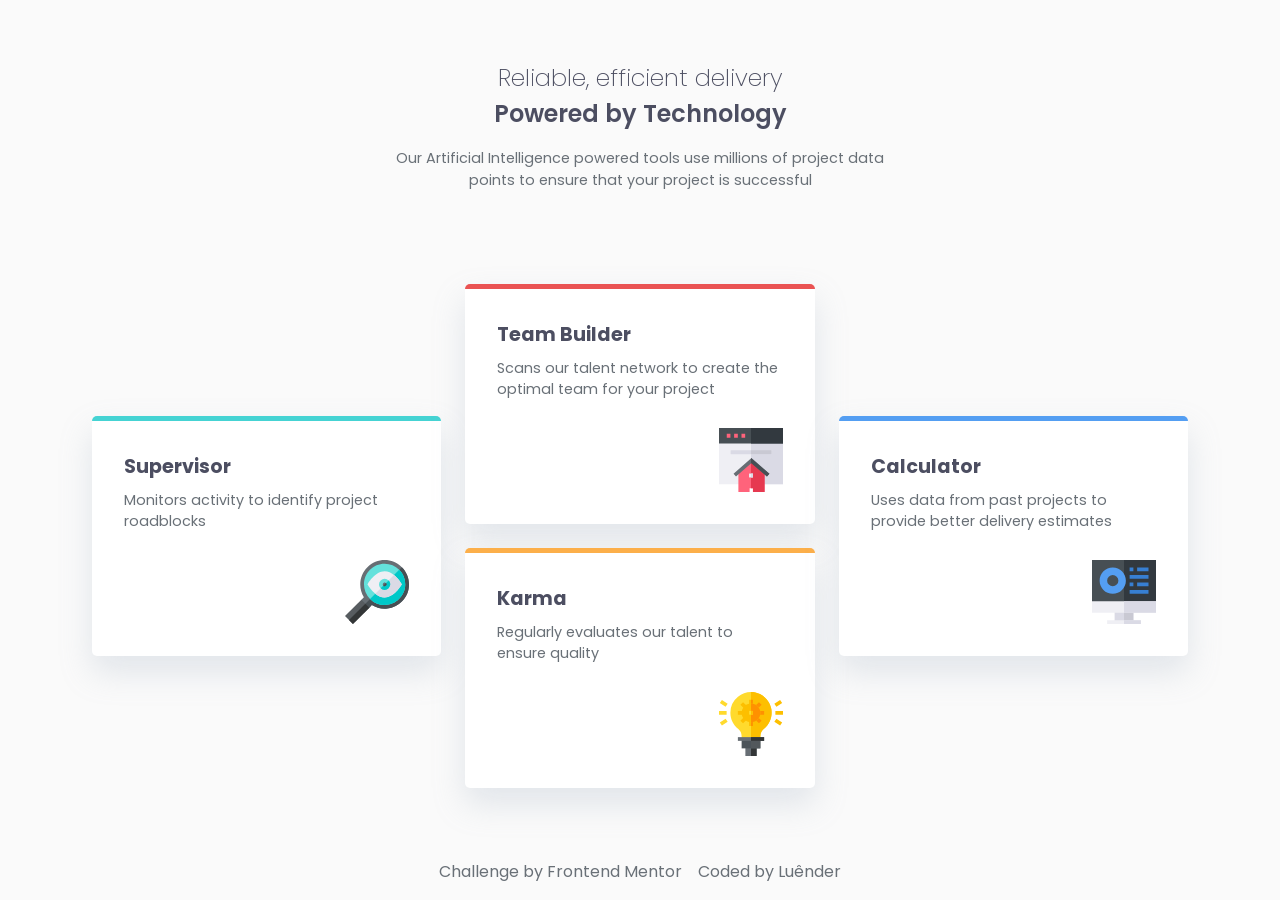
<file: Solutions/four-card-feature-section-master/index.html>
<!doctype html>
<html lang="pt-BR">
  <head>
    <meta charset="UTF-8" />
    <meta name="viewport" content="width=device-width, initial-scale=1.0" />
    <meta
      name="description"
      content="Descrição curta do projeto ou da página."
    />
    <link
      rel="shortcut icon"
      href="./images/favicon-32x32.png"
      type="image/png"
    />
    <link rel="stylesheet" href="style.css" />

    <title>Frontend Mentor | Four card feature section</title>
  </head>

  <body>
    <main class="page">
      <!-- header -->
      <section class="intro">
        <h1>
          Reliable, efficient delivery
          <span>Powered by Technology</span>
        </h1>
        <p>
          Our Artificial Intelligence powered tools use millions of project data
          points to ensure that your project is successful
        </p>
      </section>

      <!-- cards  -->
      <div class="cards-grid">
        <!--  card 1 - supervisor -->
        <article class="card card-spv">
          <h2>Supervisor</h2>
          <p>Monitors activity to identify project roadblocks</p>
          <img src="./images/icon-supervisor.svg" alt="" />
        </article>

        <!-- card 2 e 3 - team and karma  -->
        <div class="middle-column">
          <article class="card card-team">
            <h2>Team Builder</h2>
            <p>
              Scans our talent network to create the optimal team for your
              project
            </p>
            <img src="./images/icon-team-builder.svg" alt="" />
          </article>

          <article class="card card-karma">
            <h2>Karma</h2>
            <p>Regularly evaluates our talent to ensure quality</p>
            <img src="./images/icon-karma.svg" alt="" />
          </article>
        </div>

        <!-- card 4 - calculator  -->
        <article class="card card-calculator">
          <h2>Calculator</h2>
          <p>
            Uses data from past projects to provide better delivery estimates
          </p>
          <img src="./images/icon-calculator.svg" alt="" />
        </article>
      </div>
    </main>

    <!-- footer  -->
    <footer>
      <p>
        Challenge by
        <a href="https://www.frontendmentor.io/home">Frontend Mentor</a>
      </p>
      <p>Coded by <a href="https://github.com/ruannldr">Luênder</a></p>
    </footer>
  </body>
</html>
</file>
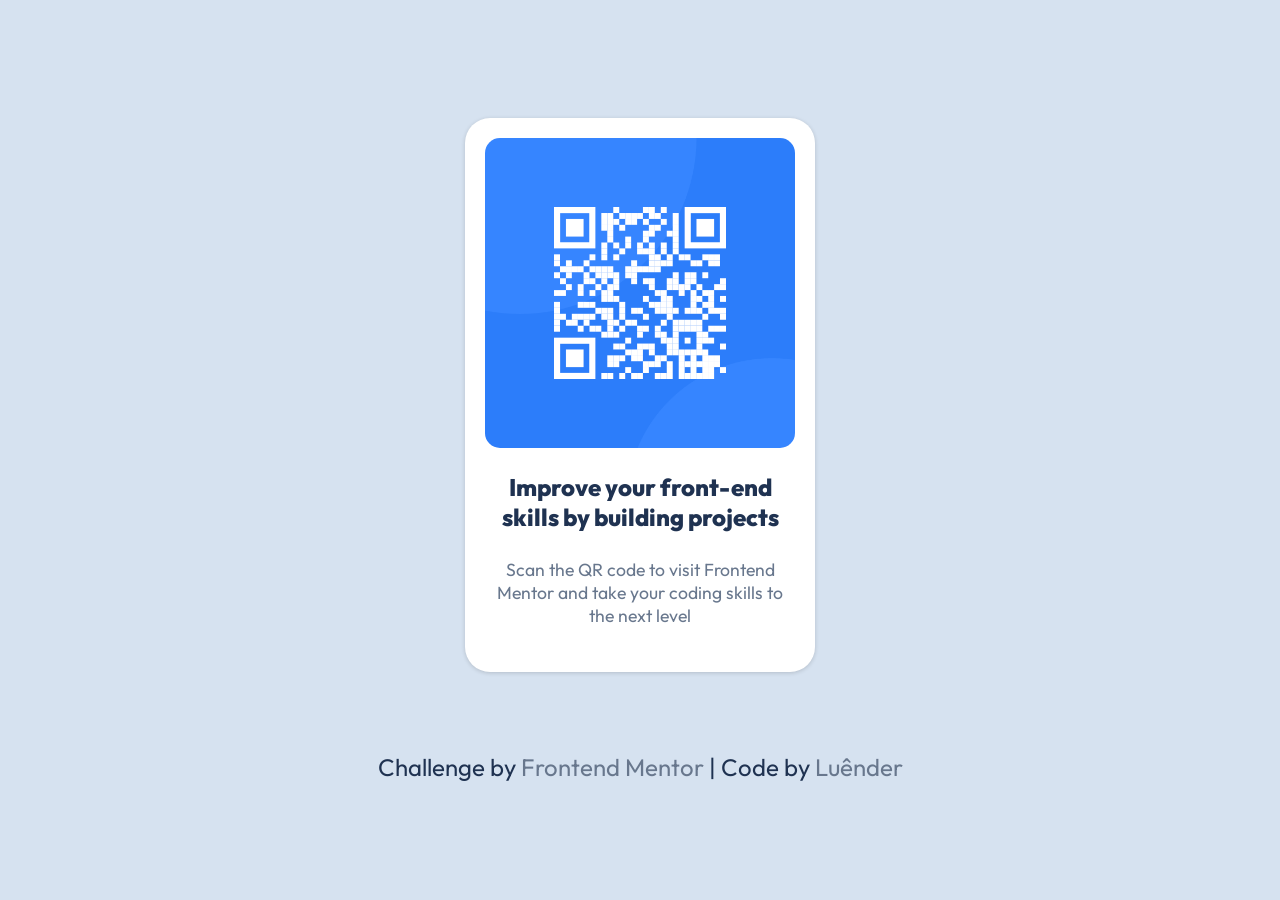
<file: Solutions/QR-code-component/index.html>
<!doctype html>
<html lang="en">
  <head>
    <meta charset="UTF-8" />
    <meta name="viewport" content="width=device-width, initial-scale=1.0" />
    <link
      rel="icon"
      type="image/png"
      sizes="32x32"
      href="./images/favicon-32x32.png"
    />
    <link rel="stylesheet" href="./style.css" />
    <title>Frontend Mentor | QR code component</title>
  </head>
  <body>
    <!-- PRA DETERMINAR A LARGURA -->
    <div class="page">
      <div class="card">
        <!-- QR CODE -->
        <header>
          <img
            src="./qr-code-component-main/images/image-qr-code.png"
            alt="qr code"
          />
        </header>
        <!-- TEXTO -->
        <main>
          <h1>Improve your front-end skills by building projects</h1>
          <p>
            Scan the QR code to visit Frontend Mentor and take your coding
            skills to the next level
          </p>
        </main>
      </div>
      <!-- CRÉDITOS -->
      <footer>
        Challenge by
        <a
          href="https://www.frontendmentor.io/challenges/qr-code-component-iux_sIO_H"
          target="_blank"
          >Frontend Mentor</a
        >
        | Code by
        <a href="https://github.com/ruannldr" target="_blank">Luênder</a>
      </footer>
    </div>
  </body>
</html>
</file>
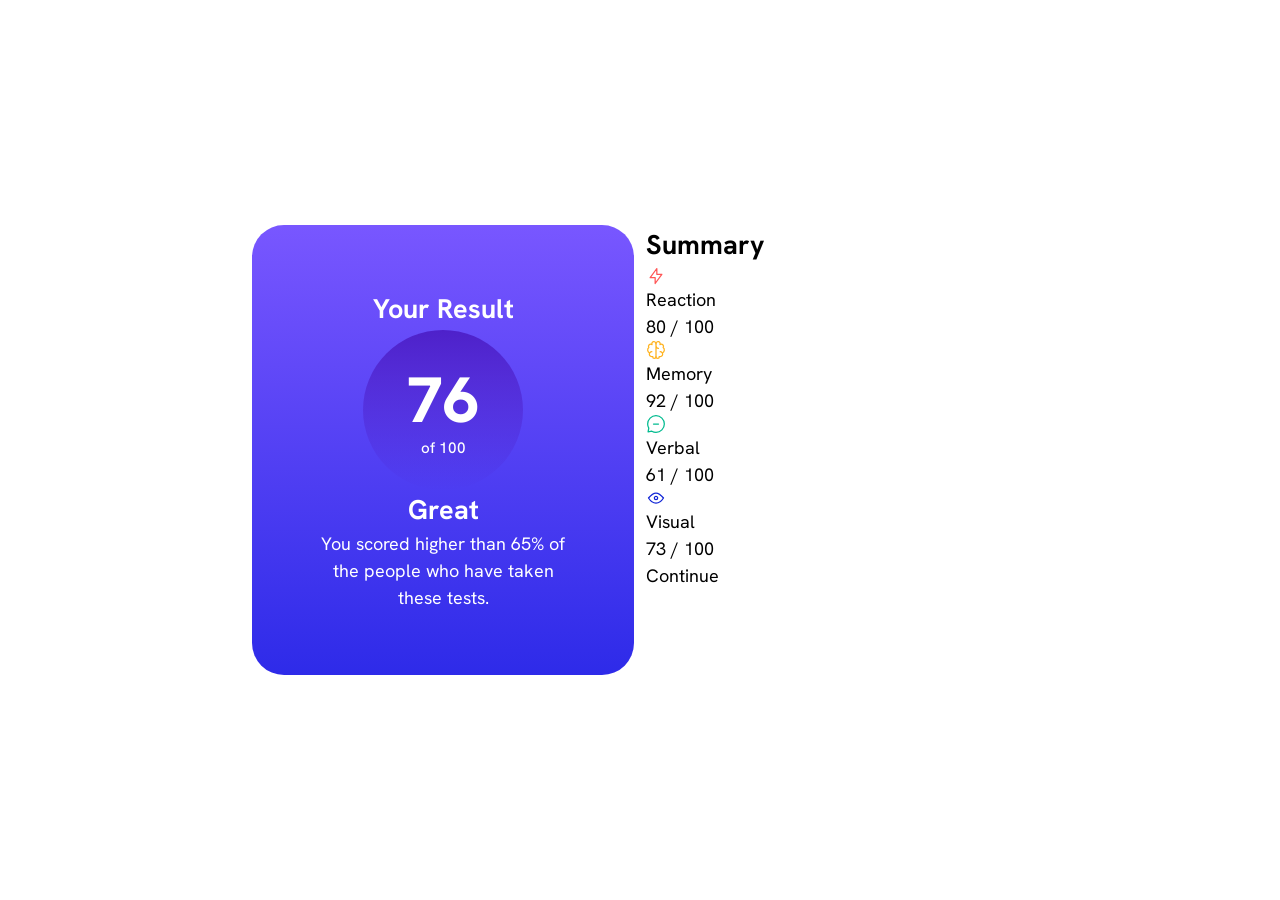
<file: Solutions/Results-Summary-Component/index.html>
<!doctype html>
<html lang="pt-BR">
  <head>
    <meta charset="UTF-8" />
    <meta name="viewport" content="width=device-width, initial-scale=1.0" />
    <meta
      name="description"
      content="Descrição curta do projeto ou da página."
    />
    <link
      rel="shortcut icon"
      href="./assets/images/favicon-32x32.png"
      type="image/x-icon"
    />
    <link rel="stylesheet" href="style.css" />

    <title>Results Summary | Frontend Mentor</title>
  </head>
  <body>
    <main class="page">
      <div class="card">
        <!-- CARD ESQUERDO -->
        <section class="your-result">
          
          <h1>Your Result</h1>
          <div class="circle">
            <p><span>76</span></p>
            <p>of 100</p>
          </div>

          <h2>Great</h2>
          <p>
            You scored higher than 65% of the people who have taken these tests.
          </p>
        </section>
        <!-- CARD DIREITO -->
        <section class="summary">
          <h2>Summary</h2>
          <ul>
            <!-- REACTION -->
            <li>
              <div class="info">
                <img src="./assets/images/icon-reaction.svg" alt="" />
                <p>Reaction</p>
              </div>
              <p class="score"><span>80</span> / 100</p>
            </li>
            <!-- MEMORY -->
            <li>
              <div class="info">
                <img src="./assets/images/icon-memory.svg" alt="" />
                <p>Memory</p>
              </div>
              <p class="score"><span>92</span> / 100</p>
            </li>
            <!-- VERBAL -->
            <li>
              <div class="info">
                <img src="./assets/images/icon-verbal.svg" alt="" />
                <p>Verbal</p>
              </div>
              <p class="score"><span>61</span> / 100</p>
            </li>
            <!-- VISUAL -->
            <li>
              <div class="info">
                <img src="./assets/images/icon-visual.svg" alt="" />
                <p>Visual</p>
              </div>
              <p class="score"><span>73</span> / 100</p>
            </li>
          </ul>
          <!-- BOTÃO -->
          <button>Continue</button>
        </section>
      </div>
    </main>
  </body>
</html>
</file>
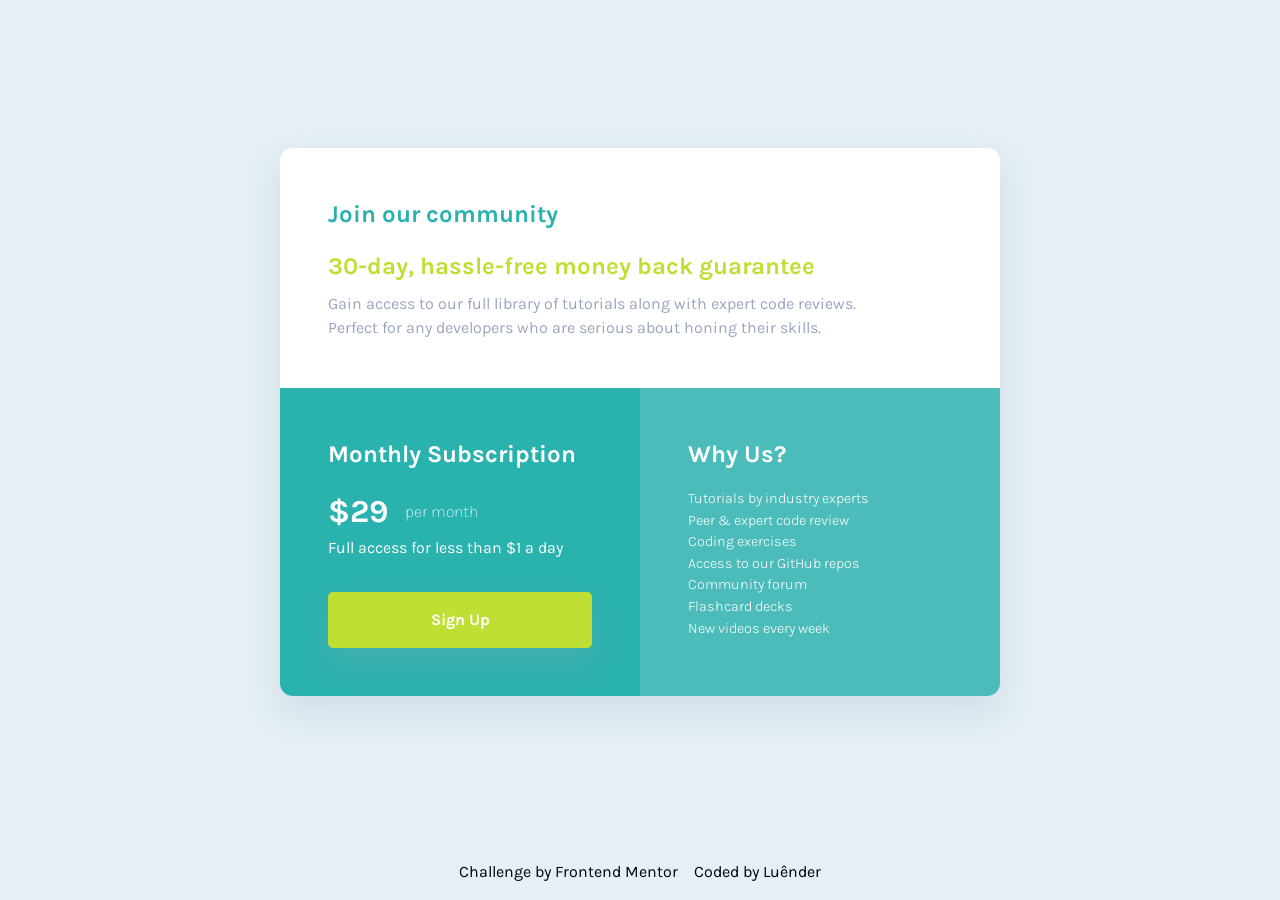
<file: Solutions/single-price-grid-component-master/index.html>
<!doctype html>
<html lang="pt-BR">
  <head>
    <meta charset="UTF-8" />
    <meta name="viewport" content="width=device-width, initial-scale=1.0" />
    <meta
      name="description"
      content="Solução do desafio do frontend mentor nº 2."
    />
    <link
      rel="shortcut icon"
      href="./images/favicon-32x32.png"
      type="image/x-icon"
    />
    <link rel="stylesheet" href="style.css" />

    <title>Frontend Mentor | Single Price Grid Component</title>
  </head>

  <!-- fundo global-->
  <body>
    <!-- centraliza o projeto -->
    <main>
      <!-- controla larg máxima do componete -->
      <section class="card">
        <!-- box 1 - header -->
        <div class="intro">
          <h1>Join our community</h1>
          <h2>30-day, hassle-free money back guarantee</h2>
          <p>
            Gain access to our full library of tutorials along with expert code
            reviews. Perfect for any developers who are serious about honing
            their skills.
          </p>
        </div>

        <!-- box 2 - price & sign up -->
        <div class="price">
          <h2>Monthly Subscription</h2>

          <p class="price-value"><span>$29</span> per month</p>

          <p>Full access for less than $1 a day</p>
          <button>Sign Up</button>
        </div>

        <!-- box 3 - reasons to join in -->
        <div class="why">
          <h2>Why Us?</h2>
          <ul>
            <li>Tutorials by industry experts</li>
            <li>Peer & expert code review</li>
            <li>Coding exercises</li>
            <li>Access to our GitHub repos</li>
            <li>Community forum</li>
            <li>Flashcard decks</li>
            <li>New videos every week</li>
          </ul>
        </div>
      </section>
    </main>
    <footer>
      <p>
        Challenge by
        <a href="https://www.frontendmentor.io/home">Frontend Mentor</a>
      </p>
      <p>Coded by <a href="https://github.com/ruannldr">Luênder</a></p>
    </footer>
  </body>
</html>
</file>
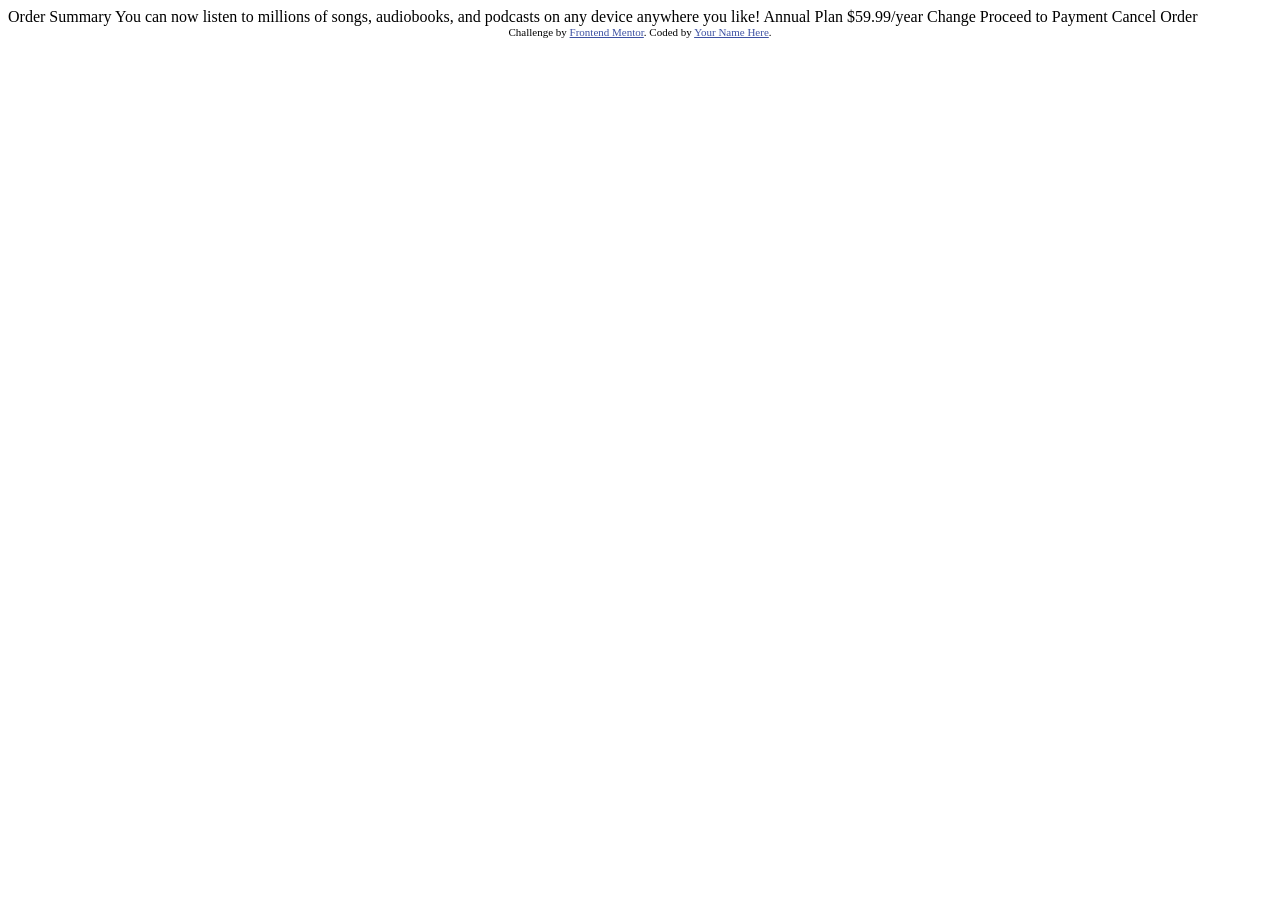
<file: Solutions/Order-Summary-Component/order-summary-component-main/index.html>
<!DOCTYPE html>
<html lang="en">
<head>
  <meta charset="UTF-8">
  <meta name="viewport" content="width=device-width, initial-scale=1.0"> <!-- displays site properly based on user's device -->

  <link rel="icon" type="image/png" sizes="32x32" href="./images/favicon-32x32.png">
  
  <title>Frontend Mentor | Order summary card</title>

  <!-- Feel free to remove these styles or customise in your own stylesheet 👍 -->
  <style>
    .attribution { font-size: 0.6875rem; text-align: center; }
    .attribution a { color: hsl(228, 45%, 44%); }
  </style>
</head>
<body>

  Order Summary

  You can now listen to millions of songs, audiobooks, and podcasts on any 
  device anywhere you like!

  Annual Plan
  $59.99/year

  Change

  Proceed to Payment
  Cancel Order
  
  <footer class="attribution">
    Challenge by <a href="https://www.frontendmentor.io?ref=challenge">Frontend Mentor</a>. 
    Coded by <a href="#">Your Name Here</a>.
  </footer>
</body>
</html>
</file>
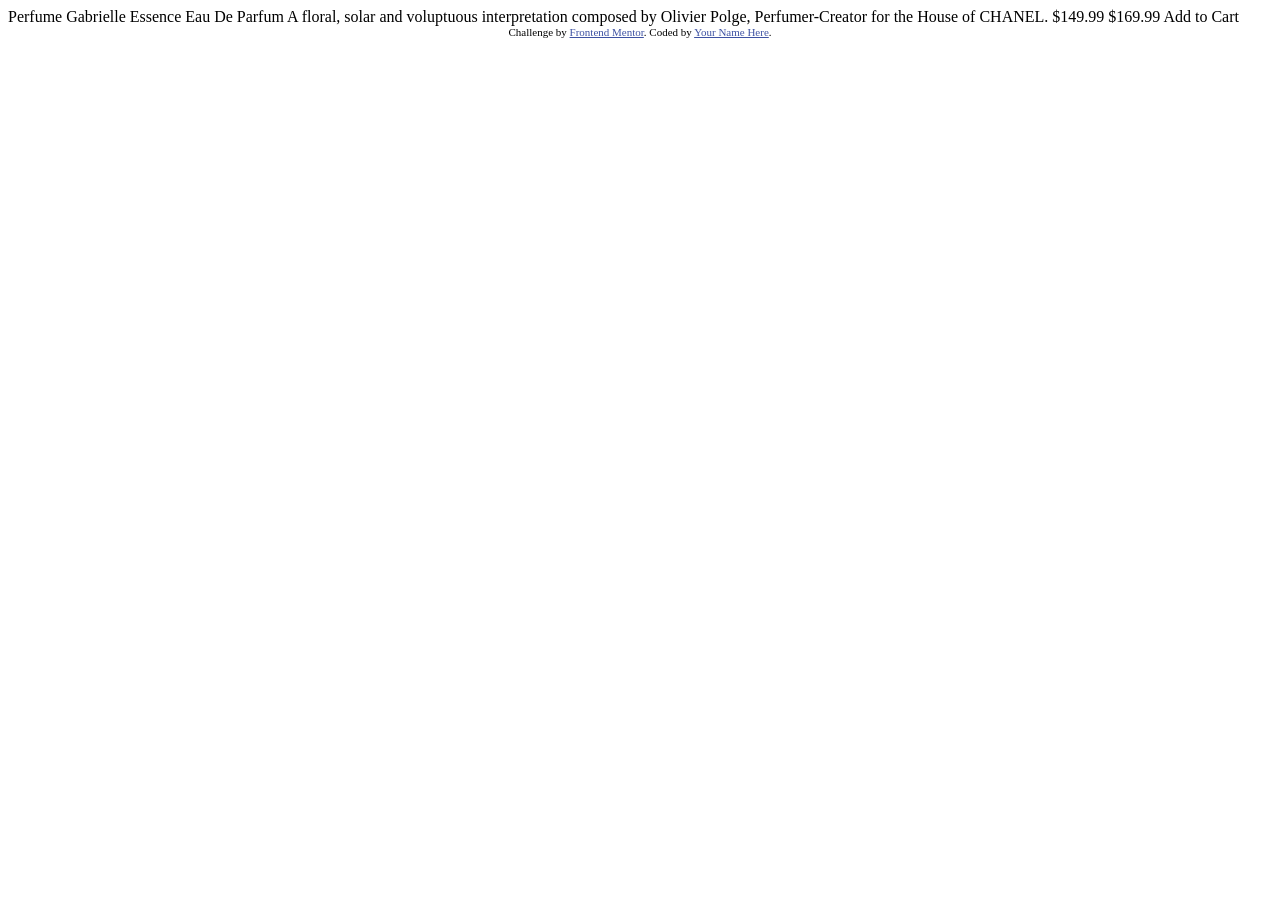
<file: Solutions/Product-Preview-Card-Component/product-preview-card-component-main/index.html>
<!DOCTYPE html>
<html lang="en">
<head>
  <meta charset="UTF-8">
  <meta name="viewport" content="width=device-width, initial-scale=1.0"> <!-- displays site properly based on user's device -->

  <link rel="icon" type="image/png" sizes="32x32" href="./images/favicon-32x32.png">
  
  <title>Frontend Mentor | Product preview card component</title>

  <!-- Feel free to remove these styles or customise in your own stylesheet 👍 -->
  <style>
    .attribution { font-size: 0.6875rem; text-align: center; }
    .attribution a { color: hsl(228, 45%, 44%); }
  </style>
</head>
<body>

  Perfume

  Gabrielle Essence Eau De Parfum

  A floral, solar and voluptuous interpretation composed by Olivier Polge, 
  Perfumer-Creator for the House of CHANEL.

  $149.99
  $169.99

  Add to Cart
  
  <footer class="attribution">
    Challenge by <a href="https://www.frontendmentor.io?ref=challenge">Frontend Mentor</a>. 
    Coded by <a href="#">Your Name Here</a>.
  </footer>
</body>
</html>
</file>
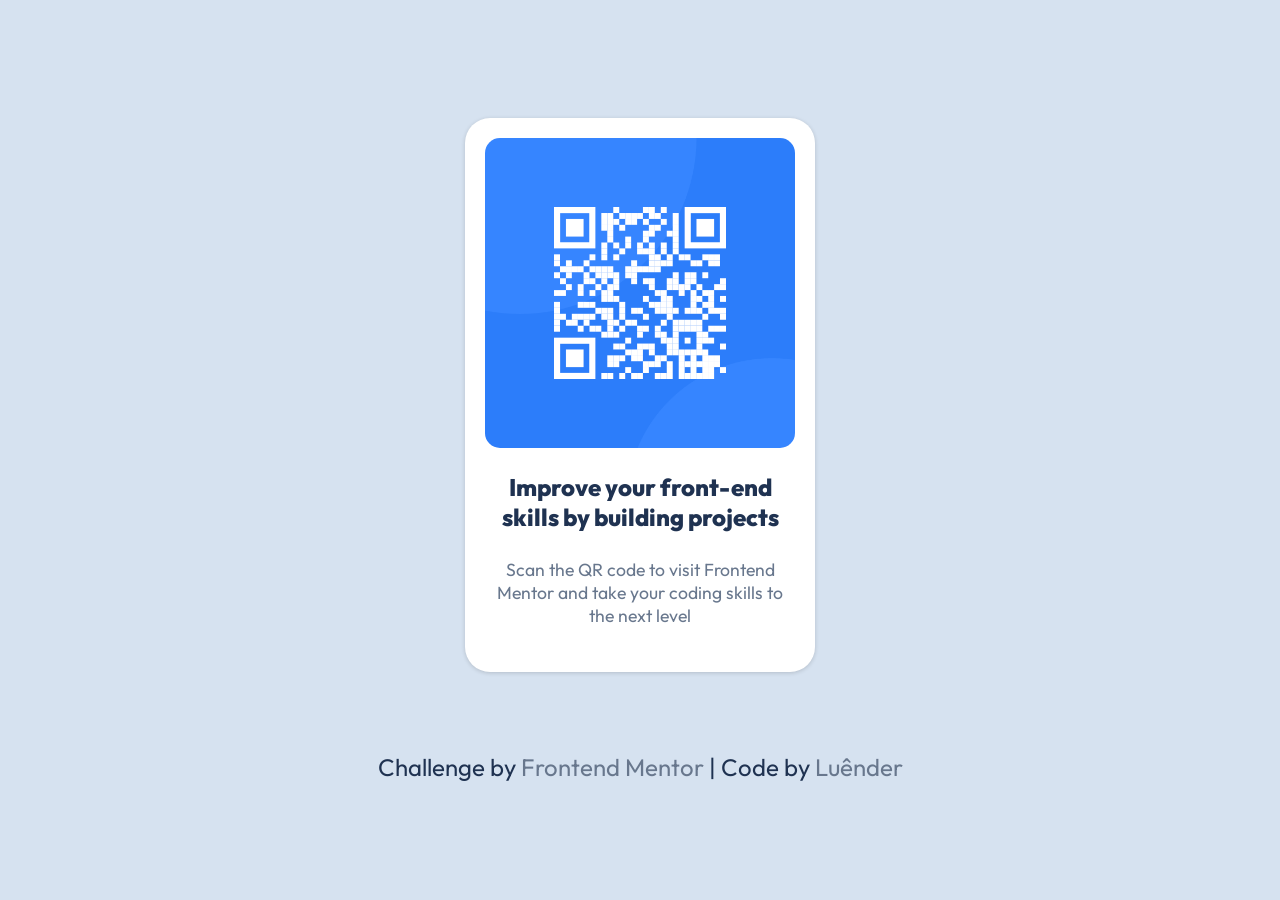
<file: Solutions/QR-code-component/qr-code-component-main/index.html>
<!doctype html>
<html lang="en">
  <head>
    <meta charset="UTF-8" />
    <meta name="viewport" content="width=device-width, initial-scale=1.0" />
    <link
      rel="icon"
      type="image/png"
      sizes="32x32"
      href="./images/favicon-32x32.png"
    />
    <link rel="stylesheet" href="./style.css" />
    <title>Frontend Mentor | QR code component</title>
  </head>
  <body>
    <!-- PRA DETERMINAR A LARGURA -->
    <div class="page">
      <div class="card">
        <!-- QR CODE -->
        <header>
          <img src="./images/image-qr-code.png" alt="qr code" />
        </header>
        <!-- TEXTO -->
        <main>
          <h1>Improve your front-end skills by building projects</h1>
          <p>
            Scan the QR code to visit Frontend Mentor and take your coding
            skills to the next level
          </p>
        </main>
      </div>
      <!-- CRÉDITOS -->
      <footer>
        Challenge by
        <a
          href="https://www.frontendmentor.io/challenges/qr-code-component-iux_sIO_H"
          target="_blank"
          >Frontend Mentor</a
        >
        | Code by
        <a href="https://github.com/ruannldr" target="_blank">Luênder</a>
      </footer>
    </div>
  </body>
</html>
</file>
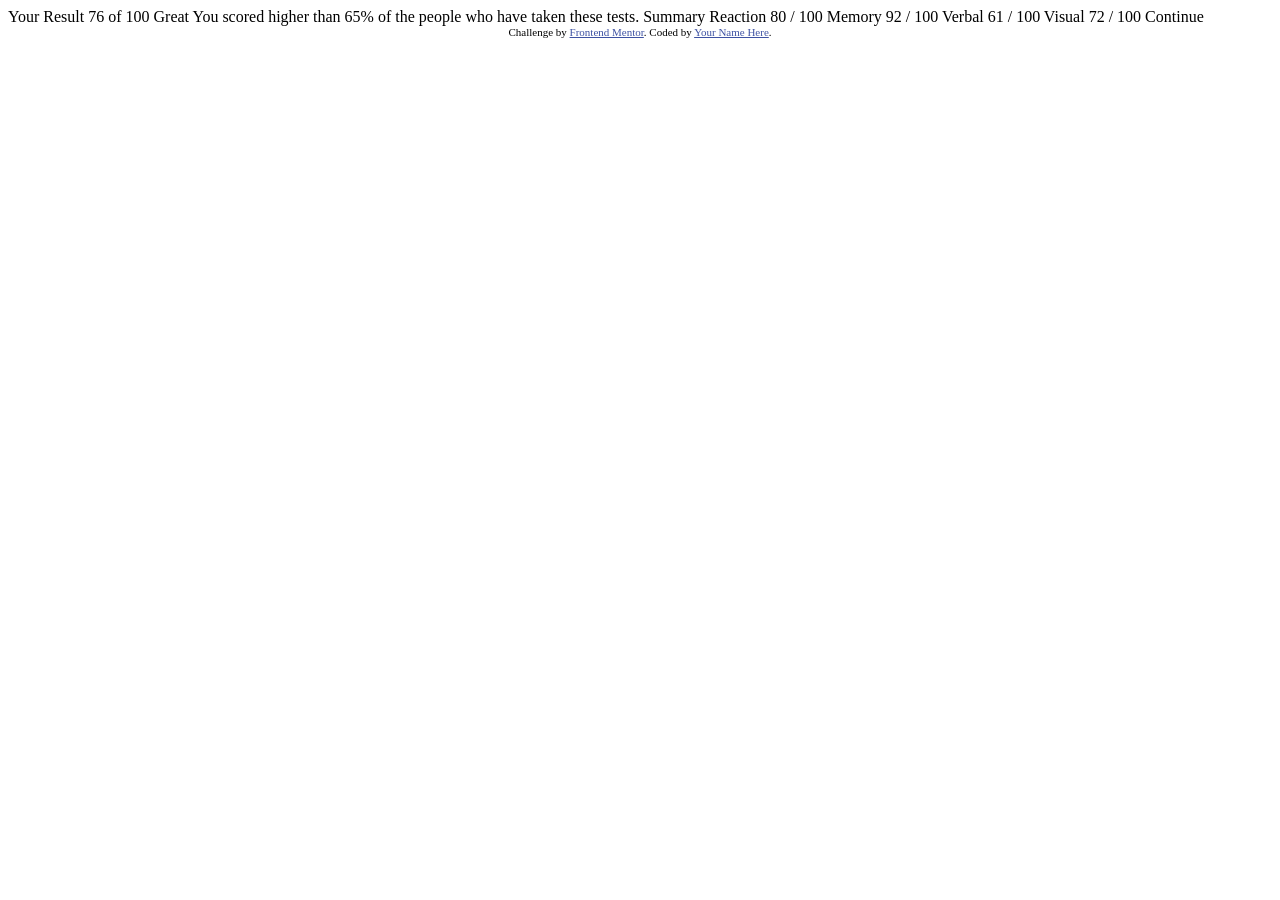
<file: Solutions/Results-Summary-Component/index-TEMPLATE.html>
<!DOCTYPE html>
<html lang="en">
<head>
  <meta charset="UTF-8">
  <meta name="viewport" content="width=device-width, initial-scale=1.0"> <!-- displays site properly based on user's device -->

  <link rel="icon" type="image/png" sizes="32x32" href="./assets/images/favicon-32x32.png">
  
  <title>Frontend Mentor | Results summary component</title>

  <!-- Feel free to remove these styles or customise in your own stylesheet 👍 -->
  <style>
    .attribution { font-size: 0.6875rem; text-align: center; }
    .attribution a { color: hsl(228, 45%, 44%); }
  </style>
</head>
<body>

  Your Result
  76
  of 100

  Great
  You scored higher than 65% of the people who have taken these tests.
  
  Summary

  Reaction
  80 / 100

  Memory
  92 / 100

  Verbal
  61 / 100

  Visual
  72 / 100

  Continue
  
  <footer class="attribution">
    Challenge by <a href="https://www.frontendmentor.io?ref=challenge">Frontend Mentor</a>. 
    Coded by <a href="#">Your Name Here</a>.
  </footer>
</body>
</html>
</file>
<file: Solutions/four-card-feature-section-master/style.css>
@import url("https://fonts.googleapis.com/css2?family=Poppins:ital,wght@0,100;0,200;0,300;0,400;0,500;0,600;0,700;0,800;0,900;1,100;1,200;1,300;1,400;1,500;1,600;1,700;1,800;1,900&display=swap");

/* RESET */
*,
*::before,
*::after {
  margin: 0;
  padding: 0;
  box-sizing: border-box;
}

:root {
  /* COLORS */
  --color-team: hsl(0, 78%, 62%);
  --color-supervisor: hsl(180, 62%, 55%);
  --color-karma: hsl(34, 97%, 64%);
  --color-calculator: hsl(212, 86%, 64%);

  --color-bg: hsl(0, 0%, 98%);

  --color-grey-400: hsl(212, 6%, 44%);
  --color-grey-500: hsl(234, 12%, 34%);
  --color-white: hsl(0, 0%, 100%);

  /* TYPOGRAPHY */
  --font-family-base: "Poppins", sans-serif;
  --font-size-base: 1rem;

  --font-weight-light: 200;
  --font-weight-regular: 400;
  --font-weight-bold: 600;

  /* SPACING */
  --space-xs: 0.5rem;
  --space-sm: 0.75rem;
  --space-md: 1rem;
  --space-lg: 1.5rem;
  --space-xl: 2rem;
  --space-2xl: 3rem;
}

/* BASE */
html:focus-within {
  scroll-behavior: smooth;
}

body {
  min-height: 100vh;
  line-height: 1.5;
  display: grid;
  grid-template-rows: 1fr auto;
  font-family: var(--font-family-base);
  -webkit-font-smoothing: antialiased;
  -moz-osx-font-smoothing: grayscale;
  background-color: var(--color-bg);
}

/* LINKS */
a {
  color: inherit;
}

a:not([class]) {
  text-decoration-skip-ink: auto;
}

/* MEDIA */
img,
picture,
svg,
video {
  max-width: 100%;
  display: block;
}

/* FORMS */
input,
button,
textarea,
select {
  font: inherit;
  outline-color: currentColor;
}

textarea {
  resize: vertical;
}

/* BUTTONS */
button {
  cursor: pointer;
  border: none;
  background: none;
}

button:focus-visible {
  outline: 2px solid black;
  outline-offset: 4px;
}

/* LISTS */
ul,
ol {
  list-style: none;
}

h1,
h2 {
  color: var(--color-grey-500);
}

p {
  color: var(--color-grey-400);
}

.page {
  display: grid;
  place-items: center;
  padding: var(--space-sm);
}

.intro {
  width: 100%;
  max-width: 35rem;
  display: grid;
  place-items: center;
  gap: var(--space-md);
  padding: var(--space-md);
  text-align: center;
}

.intro h1 {
  font-weight: var(--font-weight-light);
}

.intro h1 span {
  display: block;
  font-weight: var(--font-weight-bold);
}

.intro p {
  font-size: 0.9rem;
  font-weight: var(--font-weight-regular);
}

.cards-grid {
  width: 100%;
  max-width: 70rem;
  display: grid;
  grid-template-columns: repeat(3, 1fr);
  align-items: center;
  gap: var(--space-lg);
  padding: var(--space-sm);
}

.middle-column {
  display: grid;
  gap: var(--space-lg);
}

.card {
  min-height: 15rem;
  background-color: var(--color-white);
  border-radius: 5px;
  display: flex;
  flex-direction: column;
  padding: var(--space-xl);
  box-shadow: 0 1rem 2rem hsl(218, 22%, 67%, 0.25);
}

.card h2 {
  font-size: 1.2rem;
  color: var(--color-grey-500);
  margin-bottom: var(--space-xs);
}

.card p {
  font-size: 0.9rem;
  color: var(--color-grey-400);
}

.card img {
  width: 4rem;
  margin-top: auto;
  align-self: flex-end;
}

.card-spv {
  border-top: 5px solid var(--color-supervisor);
}

.card-team {
  border-top: 5px solid var(--color-team);
}

.card-karma {
  border-top: 5px solid var(--color-karma);
}

.card-calculator {
  border-top: 5px solid var(--color-calculator);
}

footer {
  display: flex;
  justify-content: center;
  align-items: center;
  gap: var(--space-md);
  padding: var(--space-md) 0;
}

footer a {
  text-decoration: none;
  transition: 0.5s ease-in-out;
}

footer a:hover {
  color: var(--color-calculator);
}

@media (max-width: 920px) {
  .page {
    padding: var(--space-lg) var(--space-md);
  }

  .intro {
    max-width: 22rem;
    padding: var(--space-md) 0 var(--space-2xl);
    gap: var(--space-sm);
  }

  .intro h1 {
    font-size: 1.5rem;
    line-height: 1.35;
  }

  .intro p {
    font-size: 0.95rem;
    line-height: 1.6;
  }

  .cards-grid {
    grid-template-columns: 1fr;
    max-width: 22rem;
    padding: 0;
    gap: var(--space-lg);
  }

  .middle-column {
    gap: var(--space-lg);
  }

  .card {
    min-height: 14rem;
    padding: var(--space-xl);
  }

  .card img {
    width: 4rem;
  }

  footer {
    display: block;
    padding: var(--space-xl) var(--space-md);
    text-align: center;
  }
}
</file>
<file: Solutions/QR-code-component/style.css>
@import url("https://fonts.googleapis.com/css2?family=Outfit:wght@100..900&display=swap");

* {
  padding: 0;
  margin: 0;
  box-sizing: border-box;
}

a {
  text-decoration: none;
}

body {
  height: 100vh;
  background-color: hsl(212, 45%, 89%);
}

.page {
  max-width: 1440px;
  height: 100%;
  margin: auto;
  display: flex;
  flex-direction: column;
  align-items: center;
  justify-content: center;
  gap: 5rem;
}

.card {
  font-family: "Outfit", sans-serif;
  background-color: hsl(0, 0%, 100%);
  width: 350px;
  padding: 20px;
  border-radius: 25px;
  box-shadow: rgba(0, 0, 0, 0.16) 0px 1px 4px;
  cursor: crosshair;
}

.card img {
  width: 100%;
  border-radius: 15px;
}

main {
  display: flex;
  flex-direction: column;
  gap: 1.3rem;
}

.card h1 {
  font-size: 1.5rem;
  text-align: center;
  color: hsl(218, 44%, 22%);
  font-weight: 800;
  padding-top: 20px;
}

.card p {
  text-align: center;
  font-size: 1.1rem;
  font-weight: 400;
  color: hsl(216, 15%, 48%);
  padding: 5px;
  margin-bottom: 20px;
}

footer {
  font-family: "Outfit", sans-serif;
  font-size: 1.5rem;
  color: hsl(218, 44%, 22%);
}

footer a {
  color: hsl(216, 15%, 48%);
}

footer a:hover {
  color: hsl(218, 44%, 22%);
  transition: 0.5s;
}

@media (max-width: 480px) {
  body {
    height: 100vh;
  }

  .page {
    display: flex;
    flex-direction: column;
    align-items: center;
    justify-content: center;
    padding: 15px;
  }

  footer {
    font-size: 1rem;
  }
}
</file>
<file: Solutions/Results-Summary-Component/style.css>
@import url("https://fonts.googleapis.com/css2?family=Hanken+Grotesk:ital,wght@0,100..900;1,100..900&display=swap");

/* RESET */
*,
*::before,
*::after {
  margin: 0;
  padding: 0;
  box-sizing: border-box;
}

:root {
  /* COLORS - PRIMARY */
  --color-reaction: hsl(0, 100%, 67%);
  --color-memory: hsl(39, 100%, 56%);
  --color-verbal: hsl(166, 100%, 37%);
  --color-visual: hsl(234, 85%, 45%);

  /* GRADIENTS */
  --gradient-bg-start: hsl(252, 100%, 67%);
  --gradient-bg-end: hsl(241, 81%, 54%);

  --gradient-circle-start: hsla(256, 72%, 46%, 1);
  --gradient-circle-end: hsla(241, 72%, 46%, 0);

  /* COLORS - NEUTRAL */
  --color-white: hsl(0, 0%, 100%);
  --color-bg: hsl(221, 100%, 96%);
  --color-lavender: hsl(241, 100%, 89%);
  --color-dark: hsl(224, 30%, 27%);

  /* TYPOGRAPHY */
  --font-family-base: "Hanken Grotesk", sans-serif;
  --font-size-base: 1.125rem; /* 18px */

  --font-weight-medium: 500;
  --font-weight-bold: 700;
  --font-weight-extra-bold: 800;

  /* SPACING */
  --space-xs: 0.5rem;
  --space-sm: 0.75rem;
  --space-md: 1rem;
  --space-lg: 1.5rem;
  --space-xl: 2rem;
  --space-2xl: 3rem;
}

/* BASE */
html:focus-within {
  scroll-behavior: smooth;
}

body {
  min-height: 100vh;
  line-height: 1.5;
  font-size: var(--font-size-base);
  font-family: var(--font-family-base);
  display: grid;
  grid-template-rows: 1fr auto;
  -webkit-font-smoothing: antialiased;
  -moz-osx-font-smoothing: grayscale;
}

/* LINKS */
a {
  color: inherit;
}

a:not([class]) {
  text-decoration-skip-ink: auto;
}

/* MEDIA */
img,
picture,
svg,
video {
  max-width: 100%;
  display: block;
}

/* FORMS */
input,
button,
textarea,
select {
  font: inherit;
  outline-color: currentColor;
}

textarea {
  resize: vertical;
}

/* BUTTONS */
button {
  cursor: pointer;
  border: none;
  background: none;
}

button:focus-visible {
  outline: 2px solid black;
  outline-offset: 4px;
}

/* LISTS */
ul,
ol {
  list-style: none;
}

.page {
  display: grid;
  place-items: center;
  padding: var(--space-md);
}

.card {
  width: 100%;
  max-width: 50rem;
  display: grid;
  gap: var(--space-sm);
  padding: var(--space-sm);
  grid-template-columns: 1fr 1fr;
}

.your-result {
  background: linear-gradient(var(--gradient-bg-start), var(--gradient-bg-end));
  border-radius: 2rem;
  overflow: hidden;
  text-align: center;
  padding: 4rem;
  display: flex;
  flex-direction: column;
  align-items: center;
  justify-content: center;
  color: var(--color-white);
}

.circle {
  width: 10rem;
  height: 10rem;
  background: linear-gradient(
    to bottom,
    var(--gradient-circle-start),
    var(--gradient-circle-end)
  );
  border-radius: 50%;
  padding: 1rem;
  display: flex;
  flex-direction: column;
  align-items: center;
  justify-content: center;
  overflow: hidden;
  color: var(--color-white);
  line-height: 1.2;
}

.circle p {
  font-size: 0.95rem;
  font-weight: var(--font-weight-medium);
}

.circle span {
  font-weight: var(--font-weight-extra-bold);
  font-size: 4rem;
}
</file>
<file: Solutions/single-price-grid-component-master/style.css>
@import url("https://fonts.googleapis.com/css2?family=Karla:ital,wght@0,200..800;1,200..800&display=swap");

/* RESET */
*,
*::before,
*::after {
  margin: 0;
  padding: 0;
  box-sizing: border-box;
}

:root {
  /* COLORS */
  --color-primary: hsl(179, 62%, 43%);
  --color-accent: hsl(71, 73%, 54%);

  --color-bg: hsl(204, 43%, 93%);
  --color-muted: hsl(218, 22%, 67%);
  --color-white: hsl(0, 0%, 100%);

  /* TYPOGRAPHY */
  --font-family-base: "Karla", sans-serif;
  --font-size-base: 1rem;

  --font-weight-regular: 400;
  --font-weight-bold: 700;

  /* SPACING */
  --space-xs: 0.5rem; /* 8px detalhe pequeno, gap mínimo */
  --space-sm: 0.75rem; /* 12px espaço pequeno entre texto e elemento */
  --space-md: 1rem; /* 16px espaço padrão */
  --space-lg: 1.5rem; /* 24px separar blocos internos */
  --space-xl: 2rem; /* 32px padding de card/seção */
  --space-2xl: 3rem; /* 48px separar grandes áreas da página */

  /* BORDER RADIUS */
  --radius-md: 0.8rem;

  /* SHADOW */
  --shadow-card: 0 1rem 2rem hsl(218, 22%, 67%, 0.25);
}

/* BASE */
html:focus-within {
  scroll-behavior: smooth;
}

body {
  min-height: 100vh;
  background-color: var(--color-bg);
  line-height: 1.5;
  -webkit-font-smoothing: antialiased;
  -moz-osx-font-smoothing: grayscale;
  display: grid;
  grid-template-rows: 1fr auto;
}

/* LINKS */
a {
  color: inherit;
}

a:not([class]) {
  text-decoration-skip-ink: auto;
}

/* MEDIA */
img,
picture,
svg,
video {
  max-width: 100%;
  display: block;
}

/* FORMS */
input,
button,
textarea,
select {
  font: inherit;
  outline-color: currentColor;
}

textarea {
  resize: vertical;
}

/* BUTTONS */
button {
  cursor: pointer;
  border: none;
  background: none;
}

button:focus-visible {
  outline: 2px solid black;
  outline-offset: 4px;
}

/* LISTS */
ul,
ol {
  list-style: none;
}

/* titulos e subtitulos */
h1,
h2,
p,
li {
  font-family: var(--font-family-base);
  color: var(--color-white);
}

main {
  display: grid;
  place-items: center;
  padding: var(--space-md);
}

.card {
  width: 100%;
  max-width: 45rem;
  display: grid;
  grid-template-columns: 1fr 1fr;
  background-color: var(--color-white);
  border-radius: var(--radius-md);
  box-shadow: var(--shadow-card);
  overflow: hidden;
}

/* box 1  */
.intro {
  grid-column: 1 / -1;
  padding: var(--space-2xl);
}

.intro h1 {
  color: var(--color-primary);
  margin-bottom: var(--space-md);
}

.intro h2 {
  color: var(--color-accent);
  margin-bottom: var(--space-xs);
}

.intro p {
  color: var(--color-muted);
  max-width: 550px;
}

/* box 2  */
.price {
  background-color: var(--color-primary);
  padding: var(--space-2xl);
}

.price-value {
  display: flex;
  align-items: center;
  gap: var(--space-md);
  color: var(--color-white);
  font-weight: 100;
}

.price h2 {
  margin-bottom: var(--space-md);
}

.price-value span {
  font-size: 2rem;
  font-weight: var(--font-weight-bold);
}

.price button {
  width: 100%;
  color: var(--color-white);
  background-color: var(--color-accent);
  padding: var(--space-md);
  border-radius: 0.3rem;
  font-family: var(--font-family-base);
  font-weight: 700;
  text-align: center;
  margin-top: 2rem;
  box-shadow: var(--shadow-card);
  transition:
    background-color 0.5s ease,
    color 0.5s ease;
}

.price button:hover {
  color: var(--color-accent);
  background-color: var(--color-white);
}

/* box 3  */
.why {
  background-color: #4cbcbb;
  padding: var(--space-2xl);
}

.why h2 {
  margin-bottom: var(--space-md);
}

.why li {
  font-size: 0.9rem;
  font-weight: 300;
  transition:
    background-color 0.5s ease,
    color 0.5s ease;
}

.why li:hover {
  color: var(--color-accent);
}

/* footer */

footer {
  display: flex;
  align-items: center;
  justify-content: center;
  gap: 1rem;
  padding: var(--space-md) 0;
}

footer p,
footer a {
  color: black;
  text-decoration: none;
  transition:
    background-color 0.5s ease,
    color 0.5s ease;
}

footer a:hover {
  color: var(--color-primary);
}

/* mobile view */
@media (max-width: 760px) {
  .card {
    grid-template-columns: 1fr;
  }

  .intro {
    padding: var(--space-xl);
  }

  .intro h1 {
    font-size: 1.4rem;
  }

  .intro h2 {
    font-size: 1rem;
  }

  .intro p {
    font-size: 0.9rem;
  }

  .price {
    padding: var(--space-xl);
  }

  .why {
    padding: var(--space-xl);
    transition:
      background-color 0.5s ease,
      color 0.5s ease;
  }

  .why li:hover {
    color: var(--color-accent);
  }
}
</file>
<file: Solutions/QR-code-component/qr-code-component-main/style.css>
@import url("https://fonts.googleapis.com/css2?family=Outfit:wght@100..900&display=swap");

* {
  padding: 0;
  margin: 0;
  box-sizing: border-box;
}

a {
  text-decoration: none;
}

body {
  height: 100vh;
  background-color: hsl(212, 45%, 89%);
}

.page {
  max-width: 1440px;
  height: 100%;
  margin: auto;
  display: flex;
  flex-direction: column;
  align-items: center;
  justify-content: center;
  gap: 5rem;
}

.card {
  font-family: "Outfit", sans-serif;
  background-color: hsl(0, 0%, 100%);
  width: 350px;
  padding: 20px;
  border-radius: 25px;
  box-shadow: rgba(0, 0, 0, 0.16) 0px 1px 4px;
  cursor: crosshair;
}

.card img {
  width: 100%;
  border-radius: 15px;
}

main {
  display: flex;
  flex-direction: column;
  gap: 1.3rem;
}

.card h1 {
  font-size: 1.5rem;
  text-align: center;
  color: hsl(218, 44%, 22%);
  font-weight: 800;
  padding-top: 20px;
}

.card p {
  text-align: center;
  font-size: 1.1rem;
  font-weight: 400;
  color: hsl(216, 15%, 48%);
  padding: 5px;
  margin-bottom: 20px;
}

footer {
  font-family: "Outfit", sans-serif;
  font-size: 1.5rem;
  color: hsl(218, 44%, 22%);
}

footer a {
  color: hsl(216, 15%, 48%);
}

footer a:hover {
  color: hsl(218, 44%, 22%);
  transition: 0.5s;
}

@media (max-width: 480px) {
  body {
    height: 100vh;
  }

  .page {
    display: flex;
    flex-direction: column;
    align-items: center;
    justify-content: center;
    padding: 15px;
  }

  footer {
    font-size: 1rem;
  }
}
</file>
